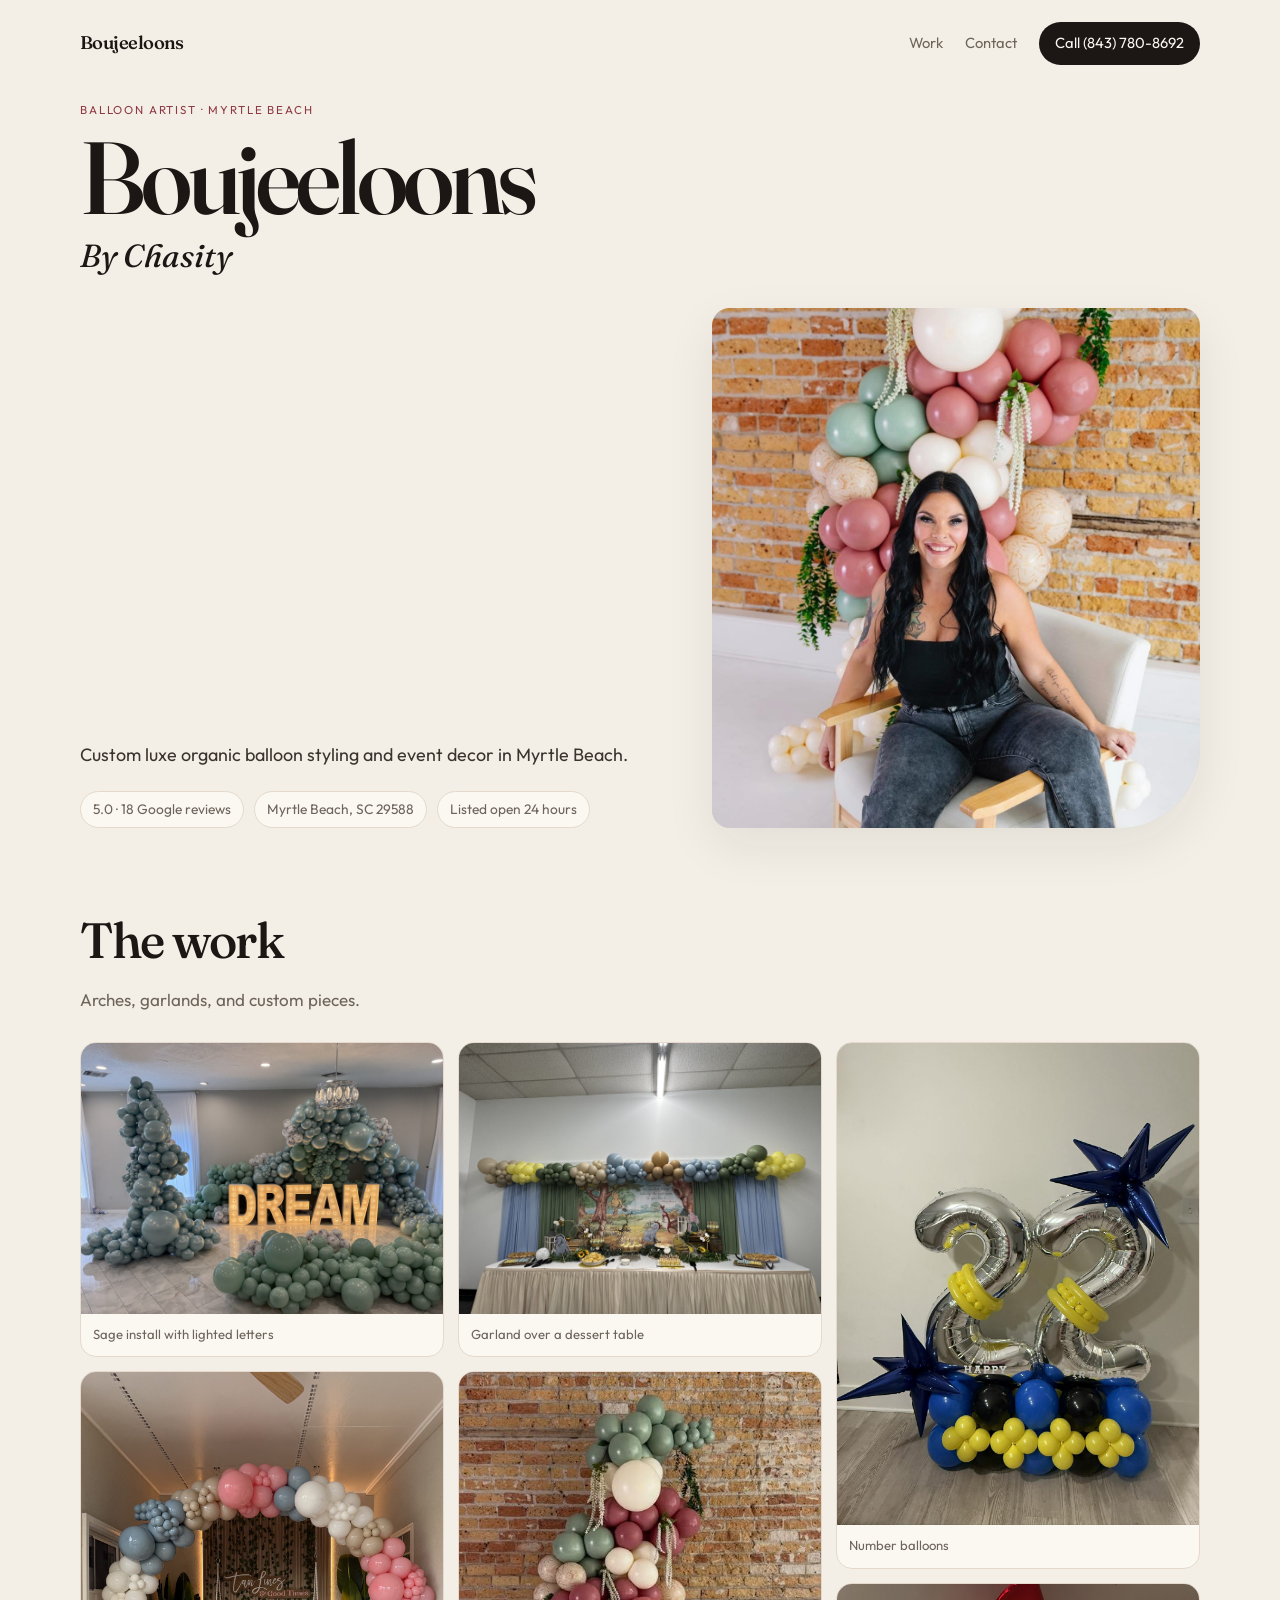
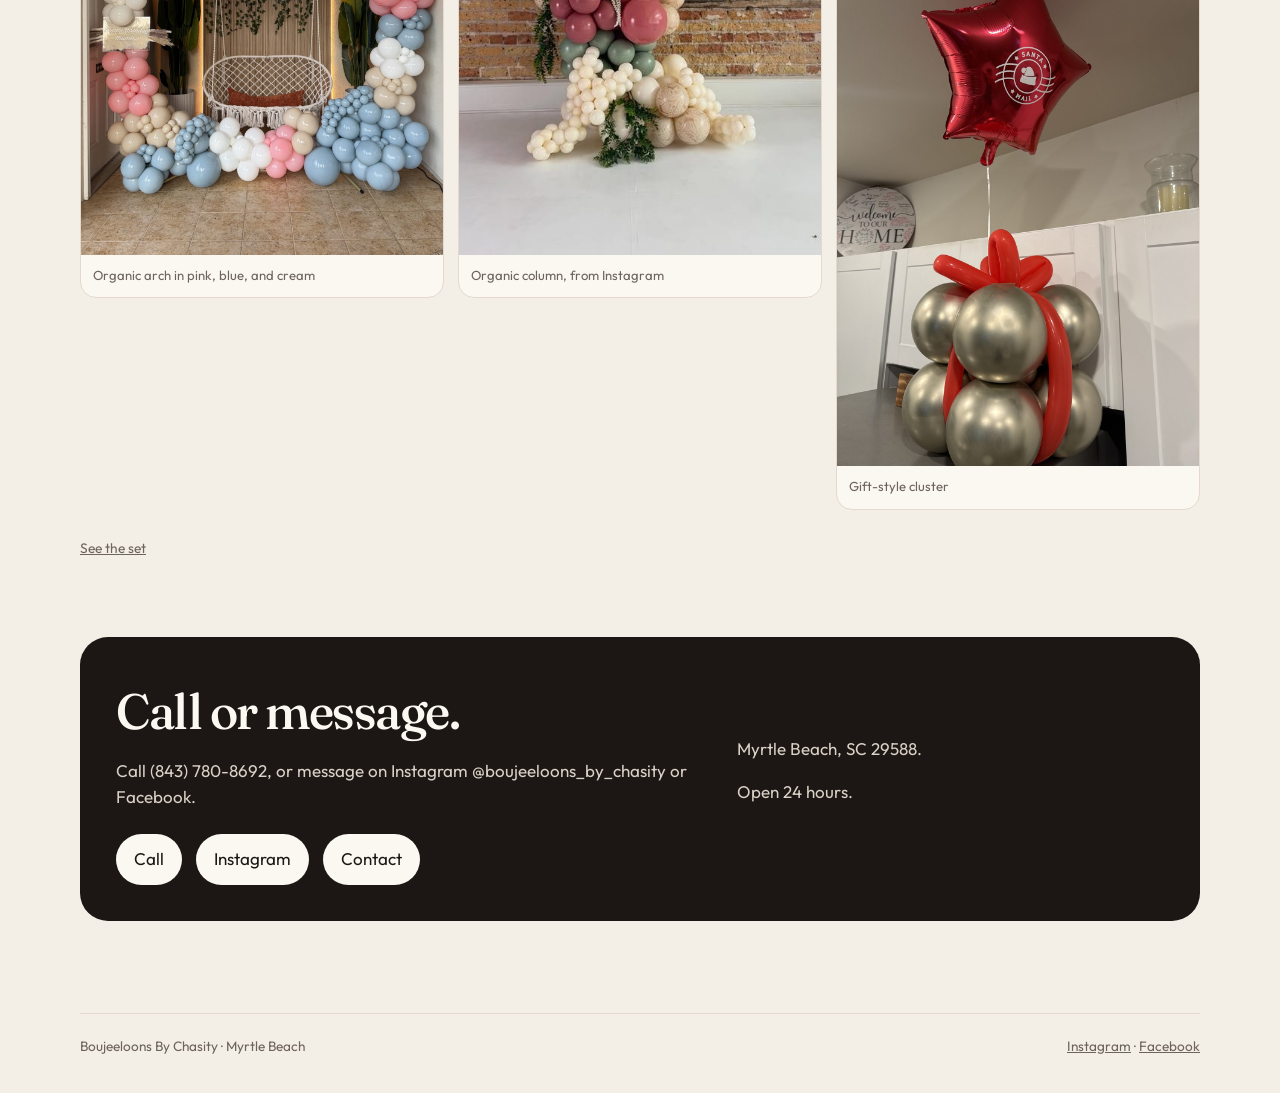
<file: index.html>
<!doctype html>
<html lang="en">
<head>
<meta charset="utf-8">
<meta name="viewport" content="width=device-width, initial-scale=1">
<title>Boujeeloons By Chasity · Myrtle Beach</title>
<meta name="description" content="Boujeeloons By Chasity. Custom luxe organic balloon styling and event decor in Myrtle Beach.">
<link rel="preconnect" href="https://fonts.googleapis.com">
<link rel="preconnect" href="https://fonts.gstatic.com" crossorigin>
<link href="https://fonts.googleapis.com/css2?family=Fraunces:ital,opsz,wght@0,9..144,500;0,9..144,560;1,9..144,450&family=Outfit:wght@380;460;560&display=swap" rel="stylesheet">
<link rel="stylesheet" href="style.css">
</head>
<body>

<header class="wrap">
  <nav class="nav">
    <a class="brand" href="index.html">Boujeeloons</a>
    <div class="nav-links">
      <a class="hide-sm" href="work.html">Work</a>
      <a class="hide-sm" href="contact.html">Contact</a>
      <a class="call" href="tel:+18437808692">Call (843) 780-8692</a>
    </div>
  </nav>
</header>

<main>
  <section class="wrap hero">
    <p class="kicker">Balloon artist · Myrtle Beach</p>
    <h1>Boujeeloons</h1>
    <p class="by">By Chasity</p>
    <div class="hero-grid">
      <div>
        <p class="lede">Custom luxe organic balloon styling and event decor in Myrtle Beach.</p>
        <div class="meta">
          <span class="pill">5.0 · 18 Google reviews</span>
          <span class="pill">Myrtle Beach, SC 29588</span>
          <span class="pill">Listed open 24 hours</span>
        </div>
      </div>
      <div class="hero-photo">
        <img src="photos/hero.jpg" alt="Chasity seated in front of a pink, sage, and cream balloon arrangement">
      </div>
    </div>
  </section>
  <section class="wrap section">
    <h2>The work</h2>
    <p class="sub">Arches, garlands, and custom pieces.</p>
    <div class="work-grid">
      <figure><img src="photos/dream.jpg" alt="Sage balloon installation with lighted letters spelling DREAM"><figcaption>Sage install with lighted letters</figcaption></figure>
      <figure><img src="photos/arch.jpg" alt="Organic balloon arch in pink, dusty blue, cream, and white"><figcaption>Organic arch in pink, blue, and cream</figcaption></figure>
      <figure><img src="photos/garland.jpg" alt="Yellow, sage, and blue balloon garland above a dessert table"><figcaption>Garland over a dessert table</figcaption></figure>
      <figure><img src="photos/column.jpg" alt="Organic balloon column in sage, mauve, and cream against a brick wall"><figcaption>Organic column, from Instagram</figcaption></figure>
      <figure><img src="photos/numbers.jpg" alt="Silver number 32 balloons with navy stars and a blue and yellow base"><figcaption>Number balloons</figcaption></figure>
      <figure><img src="photos/gift.jpg" alt="Silver balloon cluster tied with a red balloon bow and a red star foil"><figcaption>Gift-style cluster</figcaption></figure>
    </div>
    <p class="note"><a href="work.html">See the set</a></p>
  </section>
  <section class="wrap section" style="padding-top:0">
    <div class="band">
      <div>
        <h2>Call or message.</h2>
        <p>Call (843) 780-8692, or message on Instagram @boujeeloons_by_chasity or Facebook.</p>
        <a class="btn" href="tel:+18437808692">Call</a>
        <a class="btn" href="https://www.instagram.com/boujeeloons_by_chasity/">Instagram</a>
        <a class="btn" href="contact.html">Contact</a>
      </div>
      <div>
        <p>Myrtle Beach, SC 29588.</p>
        <p>Open 24 hours.</p>
      </div>
    </div>
    <p class="note"></p>
  </section>
</main>

<footer class="wrap">
  <span>Boujeeloons By Chasity · Myrtle Beach</span>
  <span>
    <a href="https://www.instagram.com/boujeeloons_by_chasity/">Instagram</a>
    ·
    <a href="https://www.facebook.com/profile.php?id=61551991297731">Facebook</a>
  </span>
</footer>
</body></html>
</file>
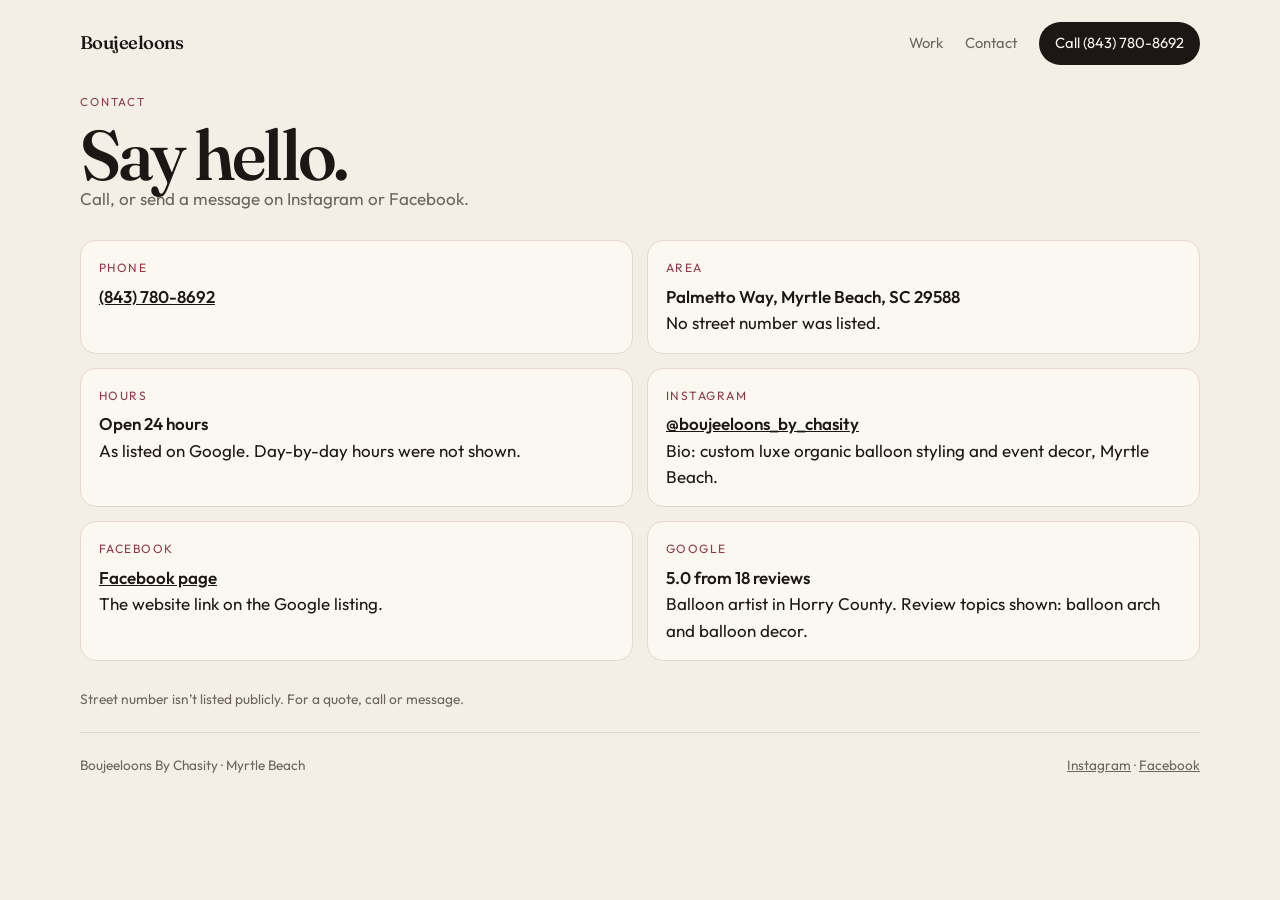
<file: contact.html>
<!doctype html>
<html lang="en">
<head>
<meta charset="utf-8">
<meta name="viewport" content="width=device-width, initial-scale=1">
<title>Contact · Boujeeloons By Chasity</title>
<meta name="description" content="Boujeeloons By Chasity. Custom luxe organic balloon styling and event decor in Myrtle Beach.">
<link rel="preconnect" href="https://fonts.googleapis.com">
<link rel="preconnect" href="https://fonts.gstatic.com" crossorigin>
<link href="https://fonts.googleapis.com/css2?family=Fraunces:ital,opsz,wght@0,9..144,500;0,9..144,560;1,9..144,450&family=Outfit:wght@380;460;560&display=swap" rel="stylesheet">
<link rel="stylesheet" href="style.css">
</head>
<body>

<header class="wrap">
  <nav class="nav">
    <a class="brand" href="index.html">Boujeeloons</a>
    <div class="nav-links">
      <a class="hide-sm" href="work.html">Work</a>
      <a class="hide-sm" href="contact.html">Contact</a>
      <a class="call" href="tel:+18437808692">Call (843) 780-8692</a>
    </div>
  </nav>
</header>

<main class="wrap page-hero">
  <p class="kicker">Contact</p>
  <h1>Say hello.</h1>
  <p class="sub">Call, or send a message on Instagram or Facebook.</p>
  <div class="facts">
    <div class="fact"><span>Phone</span><strong><a href="tel:+18437808692">(843) 780-8692</a></strong></div>
    <div class="fact"><span>Area</span><strong>Palmetto Way, Myrtle Beach, SC 29588</strong><br>No street number was listed.</div>
    <div class="fact"><span>Hours</span><strong>Open 24 hours</strong><br>As listed on Google. Day-by-day hours were not shown.</div>
    <div class="fact"><span>Instagram</span><strong><a href="https://www.instagram.com/boujeeloons_by_chasity/">@boujeeloons_by_chasity</a></strong><br>Bio: custom luxe organic balloon styling and event decor, Myrtle Beach.</div>
    <div class="fact"><span>Facebook</span><strong><a href="https://www.facebook.com/profile.php?id=61551991297731">Facebook page</a></strong><br>The website link on the Google listing.</div>
    <div class="fact"><span>Google</span><strong>5.0 from 18 reviews</strong><br>Balloon artist in Horry County. Review topics shown: balloon arch and balloon decor.</div>
  </div>
  <p class="note">Street number isn’t listed publicly. For a quote, call or message.</p>
</main>

<footer class="wrap">
  <span>Boujeeloons By Chasity · Myrtle Beach</span>
  <span>
    <a href="https://www.instagram.com/boujeeloons_by_chasity/">Instagram</a>
    ·
    <a href="https://www.facebook.com/profile.php?id=61551991297731">Facebook</a>
  </span>
</footer>
</body></html>
</file>
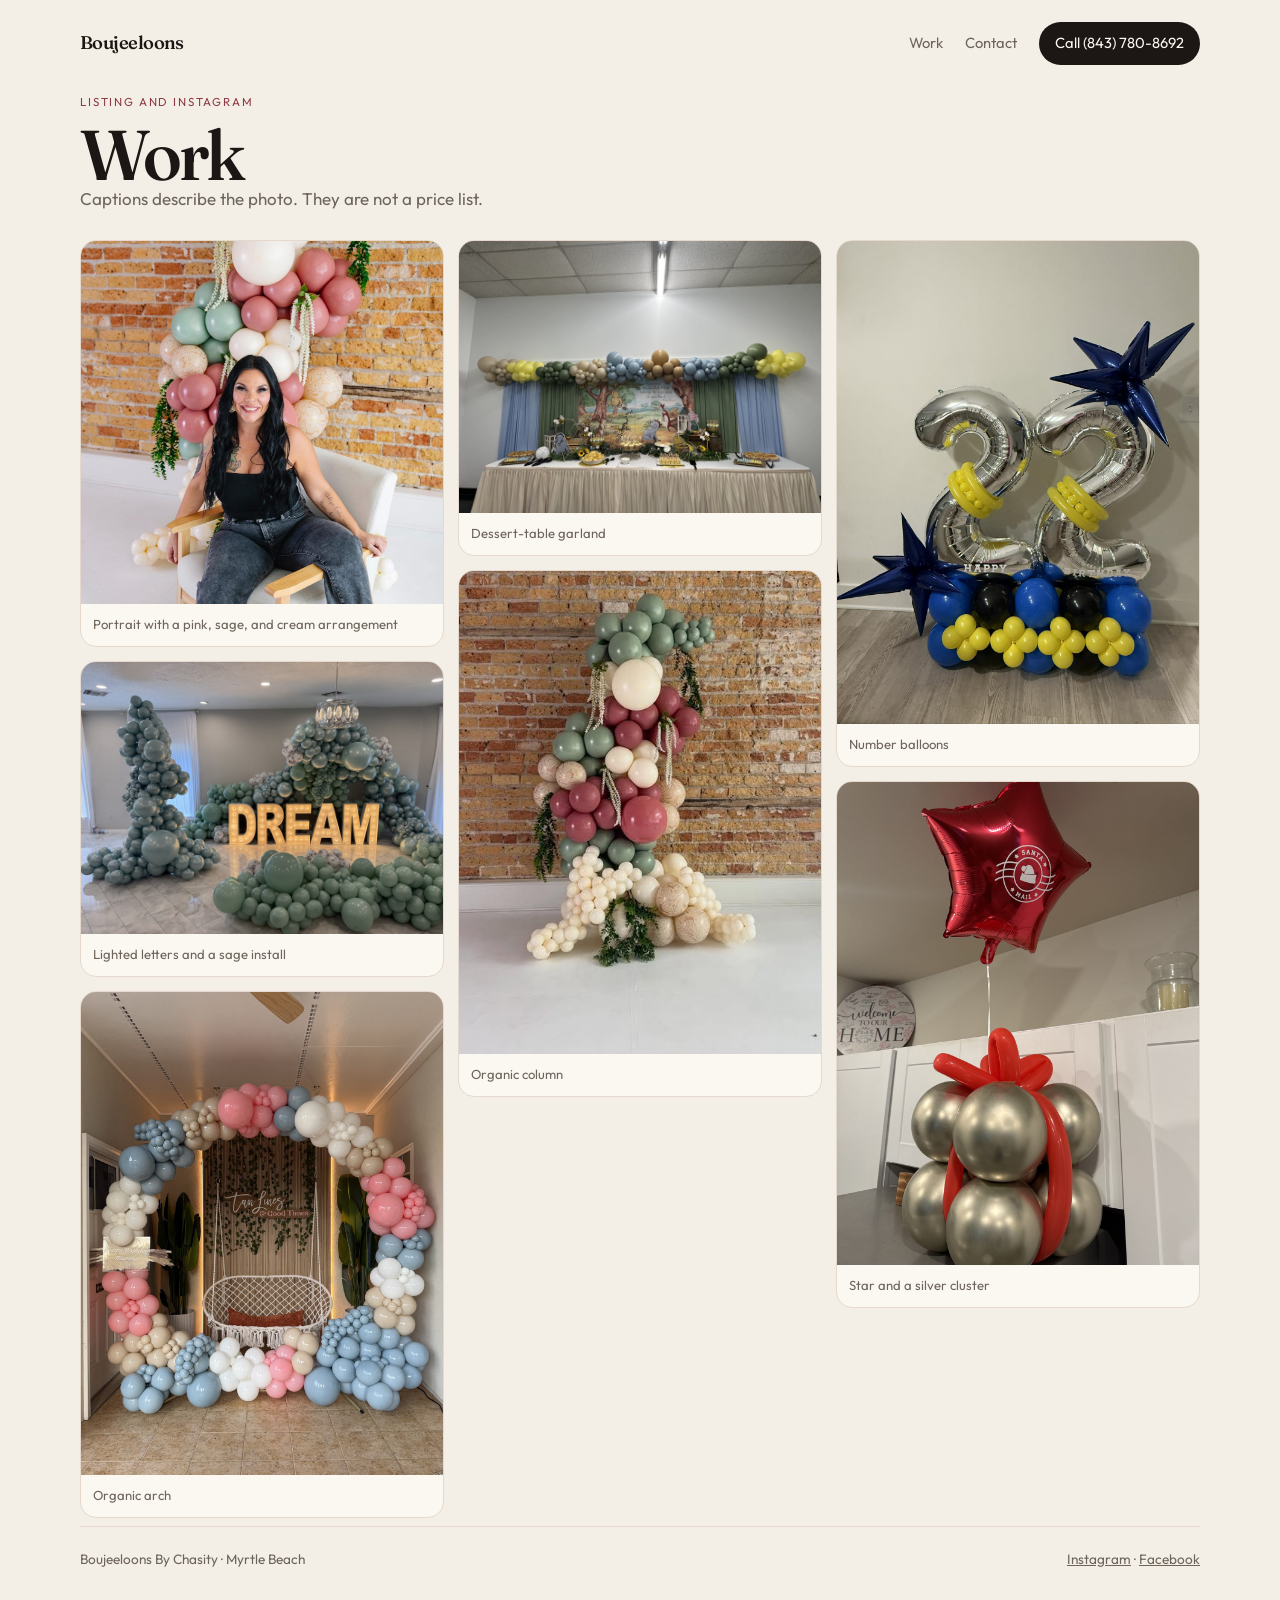
<file: work.html>
<!doctype html>
<html lang="en">
<head>
<meta charset="utf-8">
<meta name="viewport" content="width=device-width, initial-scale=1">
<title>Work · Boujeeloons By Chasity</title>
<meta name="description" content="Boujeeloons By Chasity. Custom luxe organic balloon styling and event decor in Myrtle Beach.">
<link rel="preconnect" href="https://fonts.googleapis.com">
<link rel="preconnect" href="https://fonts.gstatic.com" crossorigin>
<link href="https://fonts.googleapis.com/css2?family=Fraunces:ital,opsz,wght@0,9..144,500;0,9..144,560;1,9..144,450&family=Outfit:wght@380;460;560&display=swap" rel="stylesheet">
<link rel="stylesheet" href="style.css">
</head>
<body>

<header class="wrap">
  <nav class="nav">
    <a class="brand" href="index.html">Boujeeloons</a>
    <div class="nav-links">
      <a class="hide-sm" href="work.html">Work</a>
      <a class="hide-sm" href="contact.html">Contact</a>
      <a class="call" href="tel:+18437808692">Call (843) 780-8692</a>
    </div>
  </nav>
</header>

<main class="wrap page-hero">
  <p class="kicker">Listing and Instagram</p>
  <h1>Work</h1>
  <p class="sub">Captions describe the photo. They are not a price list.</p>
  <div class="work-grid">
    <figure><img src="photos/hero.jpg" alt="Chasity seated in front of a pink, sage, and cream balloon arrangement"><figcaption>Portrait with a pink, sage, and cream arrangement</figcaption></figure>
    <figure><img src="photos/dream.jpg" alt="Sage balloon installation with lighted letters spelling DREAM"><figcaption>Lighted letters and a sage install</figcaption></figure>
    <figure><img src="photos/arch.jpg" alt="Organic balloon arch in pink, dusty blue, and cream"><figcaption>Organic arch</figcaption></figure>
    <figure><img src="photos/garland.jpg" alt="Balloon garland in yellow, sage, blue, and cream"><figcaption>Dessert-table garland</figcaption></figure>
    <figure><img src="photos/column.jpg" alt="Organic balloon column in sage, mauve, and cream"><figcaption>Organic column</figcaption></figure>
    <figure><img src="photos/numbers.jpg" alt="Silver 32 balloons with navy stars"><figcaption>Number balloons</figcaption></figure>
    <figure><img src="photos/gift.jpg" alt="Silver balloons with a red bow and a red star foil"><figcaption>Star and a silver cluster</figcaption></figure>
  </div>
</main>

<footer class="wrap">
  <span>Boujeeloons By Chasity · Myrtle Beach</span>
  <span>
    <a href="https://www.instagram.com/boujeeloons_by_chasity/">Instagram</a>
    ·
    <a href="https://www.facebook.com/profile.php?id=61551991297731">Facebook</a>
  </span>
</footer>
</body></html>
</file>
<file: style.css>
:root {
  --ivory: #f4efe6;
  --paper: #fbf7f1;
  --ink: #1c1714;
  --muted: #6d645c;
  --line: #e4d9cc;
  --berry: #8d3a45;
  --berry-deep: #6e2c35;
  --sage: #7e8f7a;
  --shadow: 0 18px 50px rgba(28, 23, 20, 0.08);
  --serif: "Fraunces", "Iowan Old Style", Palatino, serif;
  --sans: "Outfit", "Avenir Next", system-ui, sans-serif;
}
* { box-sizing: border-box; }
html { scroll-behavior: smooth; }
body {
  margin: 0;
  background: var(--ivory);
  color: var(--ink);
  font-family: var(--sans);
  font-size: 17px;
  line-height: 1.55;
}
img { max-width: 100%; display: block; }
a { color: inherit; }
.wrap { width: min(1120px, calc(100% - 40px)); margin: 0 auto; }
.nav {
  display: flex;
  align-items: center;
  justify-content: space-between;
  padding: 22px 0 18px;
  gap: 16px;
}
.brand {
  font-family: var(--serif);
  font-weight: 560;
  letter-spacing: -0.03em;
  text-decoration: none;
  font-size: 1.15rem;
}
.nav-links { display: flex; gap: 22px; align-items: center; }
.nav-links a { text-decoration: none; font-size: 0.92rem; color: var(--muted); }
.nav-links a:hover { color: var(--ink); }
.call {
  background: var(--ink);
  color: var(--paper) !important;
  text-decoration: none;
  padding: 10px 16px;
  border-radius: 999px;
  font-size: 0.92rem;
}
.hero { padding: 18px 0 10px; }
.kicker {
  letter-spacing: 0.16em;
  text-transform: uppercase;
  font-size: 0.72rem;
  color: var(--berry);
  margin: 0 0 12px;
}
h1 {
  font-family: var(--serif);
  font-weight: 560;
  font-size: clamp(3.2rem, 8vw, 6.4rem);
  line-height: 0.9;
  letter-spacing: -0.045em;
  margin: 0;
}
.by {
  font-family: var(--serif);
  font-style: italic;
  font-weight: 450;
  font-size: clamp(1.4rem, 3vw, 2rem);
  margin: 8px 0 0;
}
.hero-grid {
  display: grid;
  grid-template-columns: 1.1fr 0.9fr;
  gap: 36px;
  align-items: end;
  margin-top: 28px;
}
.lede { font-size: 1.12rem; max-width: 38rem; color: #3a332e; }
.meta { display: flex; flex-wrap: wrap; gap: 10px; margin-top: 22px; }
.pill {
  border: 1px solid var(--line);
  background: var(--paper);
  border-radius: 999px;
  padding: 7px 12px;
  font-size: 0.86rem;
  color: var(--muted);
}
.hero-photo {
  border-radius: 18px 18px 80px 18px;
  overflow: hidden;
  box-shadow: var(--shadow);
  background: #ddd4c8;
}
.hero-photo img { width: 100%; height: 520px; object-fit: cover; object-position: center top; }
.section { padding: 64px 0; }
.section h2 {
  font-family: var(--serif);
  font-weight: 520;
  font-size: clamp(2rem, 4vw, 3.1rem);
  letter-spacing: -0.03em;
  margin: 0 0 8px;
}
.sub { color: var(--muted); margin: 0 0 28px; max-width: 36rem; }
.work-grid {
  columns: 3 240px;
  column-gap: 14px;
}
.work-grid figure {
  break-inside: avoid;
  margin: 0 0 14px;
  background: var(--paper);
  border-radius: 16px;
  overflow: hidden;
  border: 1px solid var(--line);
}
.work-grid img { width: 100%; height: auto; }
.work-grid figcaption {
  padding: 10px 12px 12px;
  font-size: 0.82rem;
  color: var(--muted);
}
.band {
  background: var(--ink);
  color: var(--paper);
  border-radius: 28px;
  padding: 36px;
  display: grid;
  grid-template-columns: 1.4fr 1fr;
  gap: 24px;
  align-items: center;
}
.band h2 { color: var(--paper); }
.band p { color: #d9d0c6; margin: 0 0 16px; }
.band a.btn {
  display: inline-block;
  background: var(--paper);
  color: var(--ink);
  text-decoration: none;
  padding: 12px 18px;
  border-radius: 999px;
  margin-right: 10px;
  margin-top: 8px;
}
.facts {
  display: grid;
  grid-template-columns: 1fr 1fr;
  gap: 14px;
}
.fact {
  background: var(--paper);
  border: 1px solid var(--line);
  border-radius: 16px;
  padding: 18px 18px 16px;
}
.fact span { display: block; font-size: 0.75rem; letter-spacing: 0.12em; text-transform: uppercase; color: var(--berry); margin-bottom: 6px; }
.fact strong { font-weight: 560; }
.note {
  margin-top: 28px;
  font-size: 0.86rem;
  color: var(--muted);
  max-width: 46rem;
}
footer {
  border-top: 1px solid var(--line);
  padding: 22px 0 36px;
  color: var(--muted);
  font-size: 0.85rem;
  display: flex;
  justify-content: space-between;
  gap: 12px;
  flex-wrap: wrap;
}
footer a { color: var(--muted); }
.page-hero { padding: 10px 0 8px; }
.page-hero h1 { font-size: clamp(2.6rem, 6vw, 4.4rem); }
@media (max-width: 800px) {
  .wrap { width: min(1120px, calc(100% - 32px)); }
  .hero-grid, .band, .facts { grid-template-columns: 1fr; }
  .nav {
    flex-direction: column;
    align-items: stretch;
    gap: 12px;
    padding-top: 16px;
  }
  .nav-links {
    flex-wrap: wrap;
    justify-content: flex-start;
    gap: 4px 18px;
  }
  .nav-links a {
    display: inline-flex;
    align-items: center;
    min-height: 44px;
  }
  .call {
    margin-left: auto;
    min-height: 44px;
    padding: 10px 16px;
  }
  h1, .page-hero h1 {
    font-size: clamp(2.15rem, 11vw, 3.2rem);
    overflow-wrap: anywhere;
  }
  .kicker { letter-spacing: 0.08em; }
  .hero-photo { border-radius: 16px 16px 48px 16px; }
  .hero-photo img { height: auto; aspect-ratio: 4 / 5; max-height: 520px; }
  .section { padding: 40px 0; }
  .band { padding: 22px 18px; border-radius: 20px; }
  .band a.btn {
    min-height: 44px;
    display: inline-flex;
    align-items: center;
    margin-right: 8px;
  }
  .fact { overflow-wrap: anywhere; }
}
</file>
